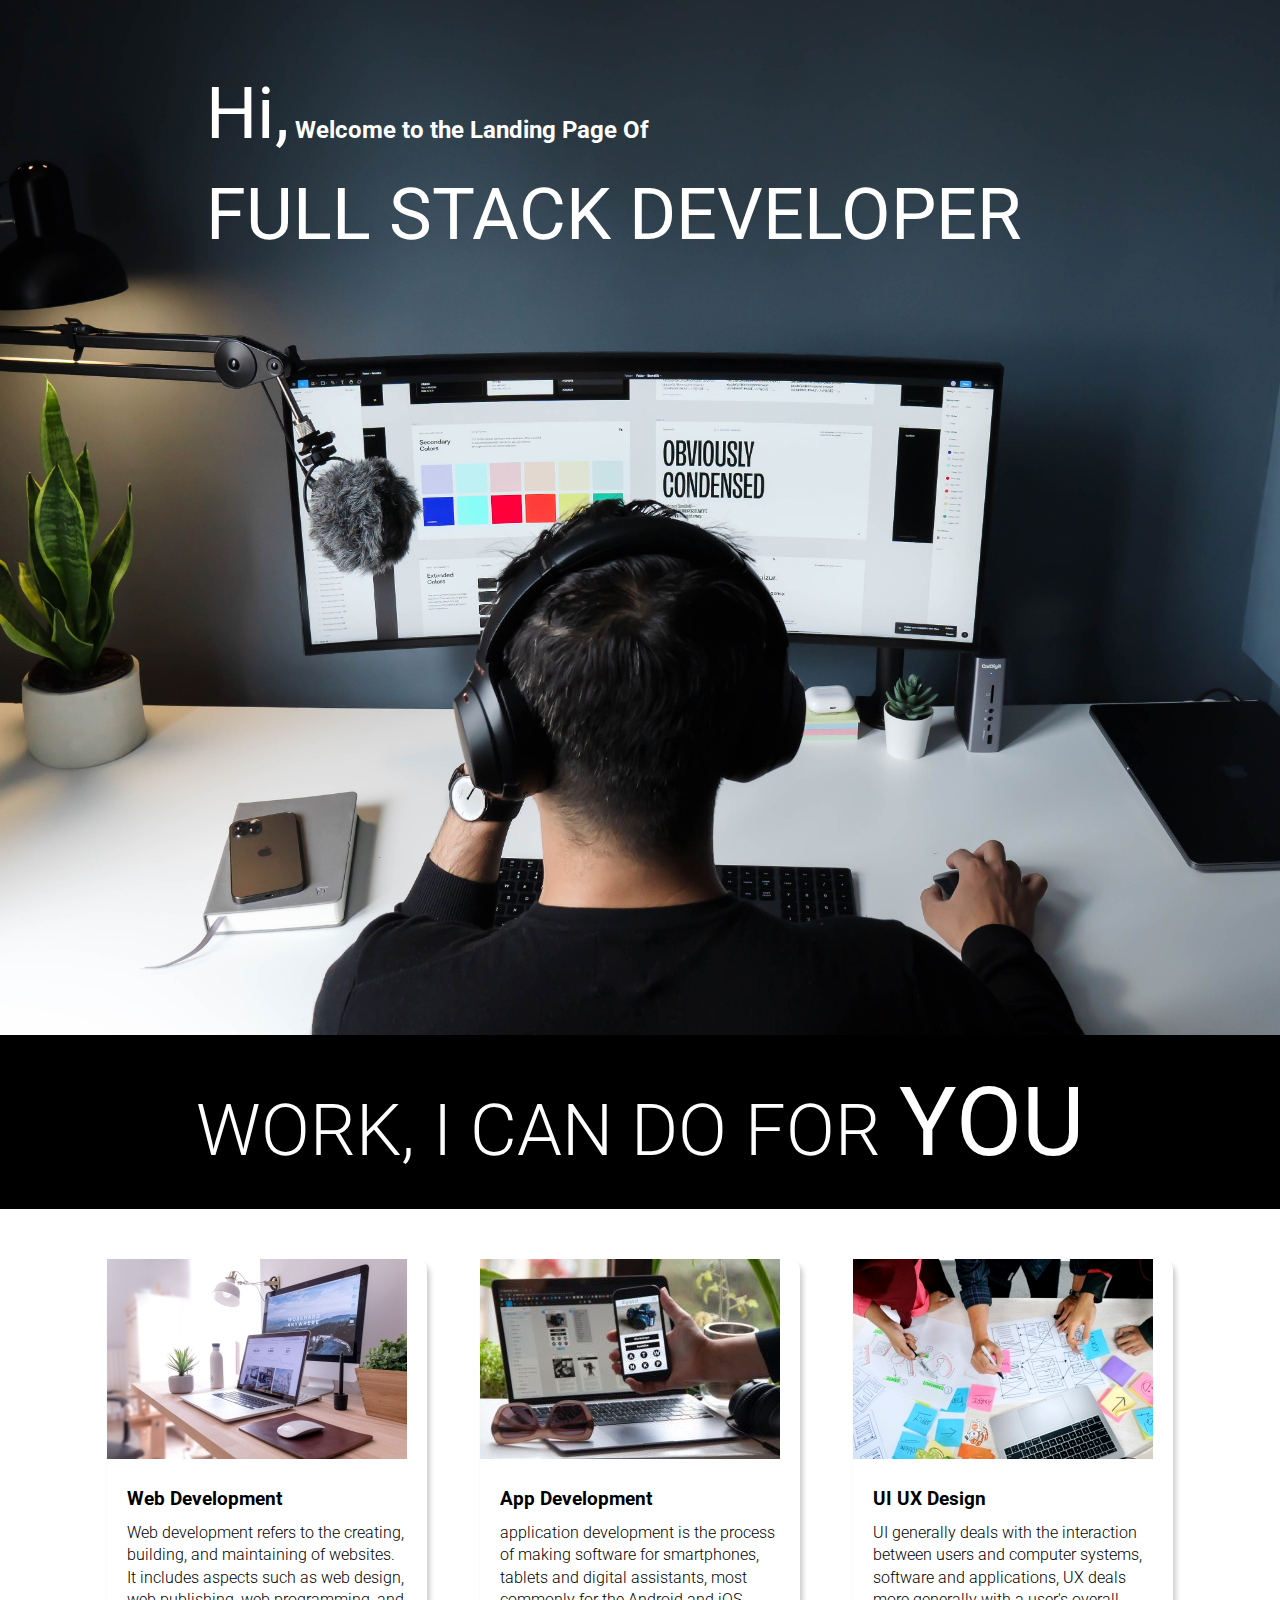
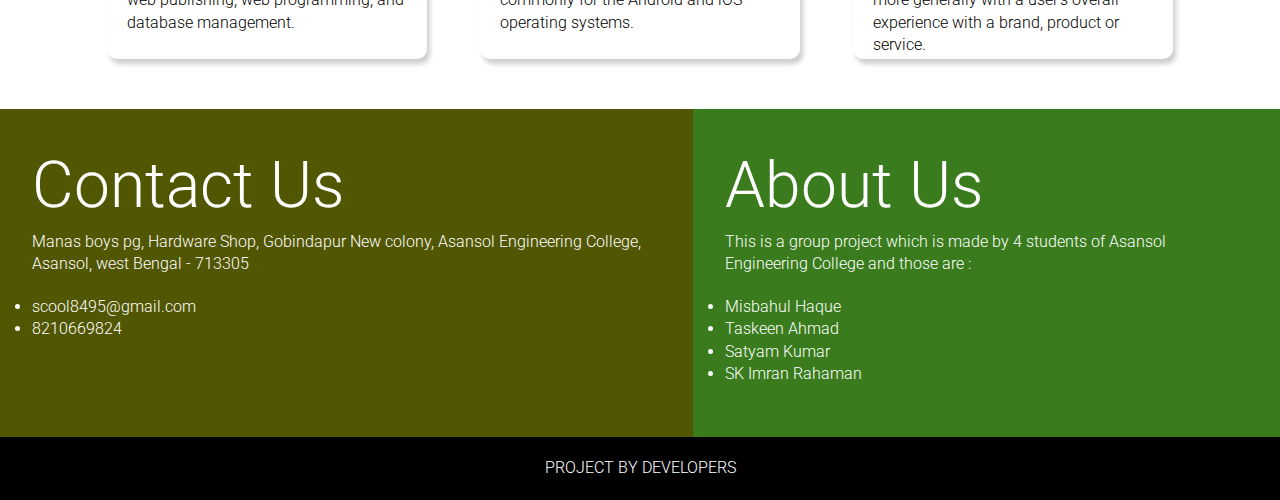
<file: index.html>
<!DOCTYPE html>
<html lang="en">
  <head>
    <meta charset="UTF-8" />
    <meta http-equiv="X-UA-Compatible" content="IE=edge" />
    <meta name="viewport" content="width=device-width, initial-scale=1.0" />
    <title>Developer | Landing Page</title>
    <link rel="stylesheet" href="Landing Page/style.css" />
  </head>
  <body>
    <section class="hero_section">
      <div class="text_container">
        <h2><span class="lg_text">Hi,</span> Welcome to the Landing Page Of</h2>
        <h1 class="lg_text">FULL STACK DEVELOPER</h1>
      </div>
    </section>
    <section class="black_box">
      <h2>WORK, I CAN DO FOR <span>YOU</span></h2>
    </section>
    <section class="work">
      <div class="grid_item">
        <div class="card">
          <div class="image_container">
            <img src="Landing Page/images/mobile.png" alt="web development" />
          </div>
          <div class="card_content">
            <h3>Web Development</h3>
            <p>
                Web development refers to the creating, building, and maintaining of websites. It includes aspects such as web design,
                web publishing, web programming, and database management.
            </p>
          </div>
        </div>
      </div>
      <div class="grid_item">
        <div class="card">
          <div class="image_container">
            <img src="Landing Page/images/web.png" alt="app development" />
          </div>
          <div class="card_content">
            <h3>App Development</h3>
            <p>
                application development is the process of making software for smartphones, tablets and digital assistants, most
                commonly for the Android and iOS operating systems.
            </p>
          </div>
        </div>
      </div>
      <div class="grid_item">
        <div class="card">
          <div class="image_container">
            <img src="Landing Page/images/uiux.png" alt="web development" />
          </div>
          <div class="card_content">
            <h3>UI UX Design</h3>
            <p>
                UI generally deals with the interaction between users and computer systems, software and applications, UX deals more
                generally with a user's overall experience with a brand, product or service.
            </p>
          </div>
        </div>
      </div>
    </section>
    <section class="bottom_section">
      <div class="contact">
        <h2>Contact Us</h2>
        <p>
          Manas boys pg, Hardware Shop, Gobindapur New colony, Asansol Engineering College, Asansol, west Bengal - 713305
        </p>
        <p>
            <li>
                scool8495@gmail.com
            </li>
            <li>
                8210669824
            </li>
        </p>
      </div>
      <div class="about">
        <h2>About Us</h2>

        <p>
          This is a group project which is made by 4 students of Asansol Engineering College and those are : 
        </p>
        <p>
          <li>
            Misbahul Haque 
          </li>
          <li>
            Taskeen Ahmad 
          </li>
          <li>
            Satyam Kumar
          </li>
          <li>
            SK Imran Rahaman
          </li>
        </p>
      </div>
    </section>
    <footer>Project By Developers</footer>
  </body>
</html>
</file>
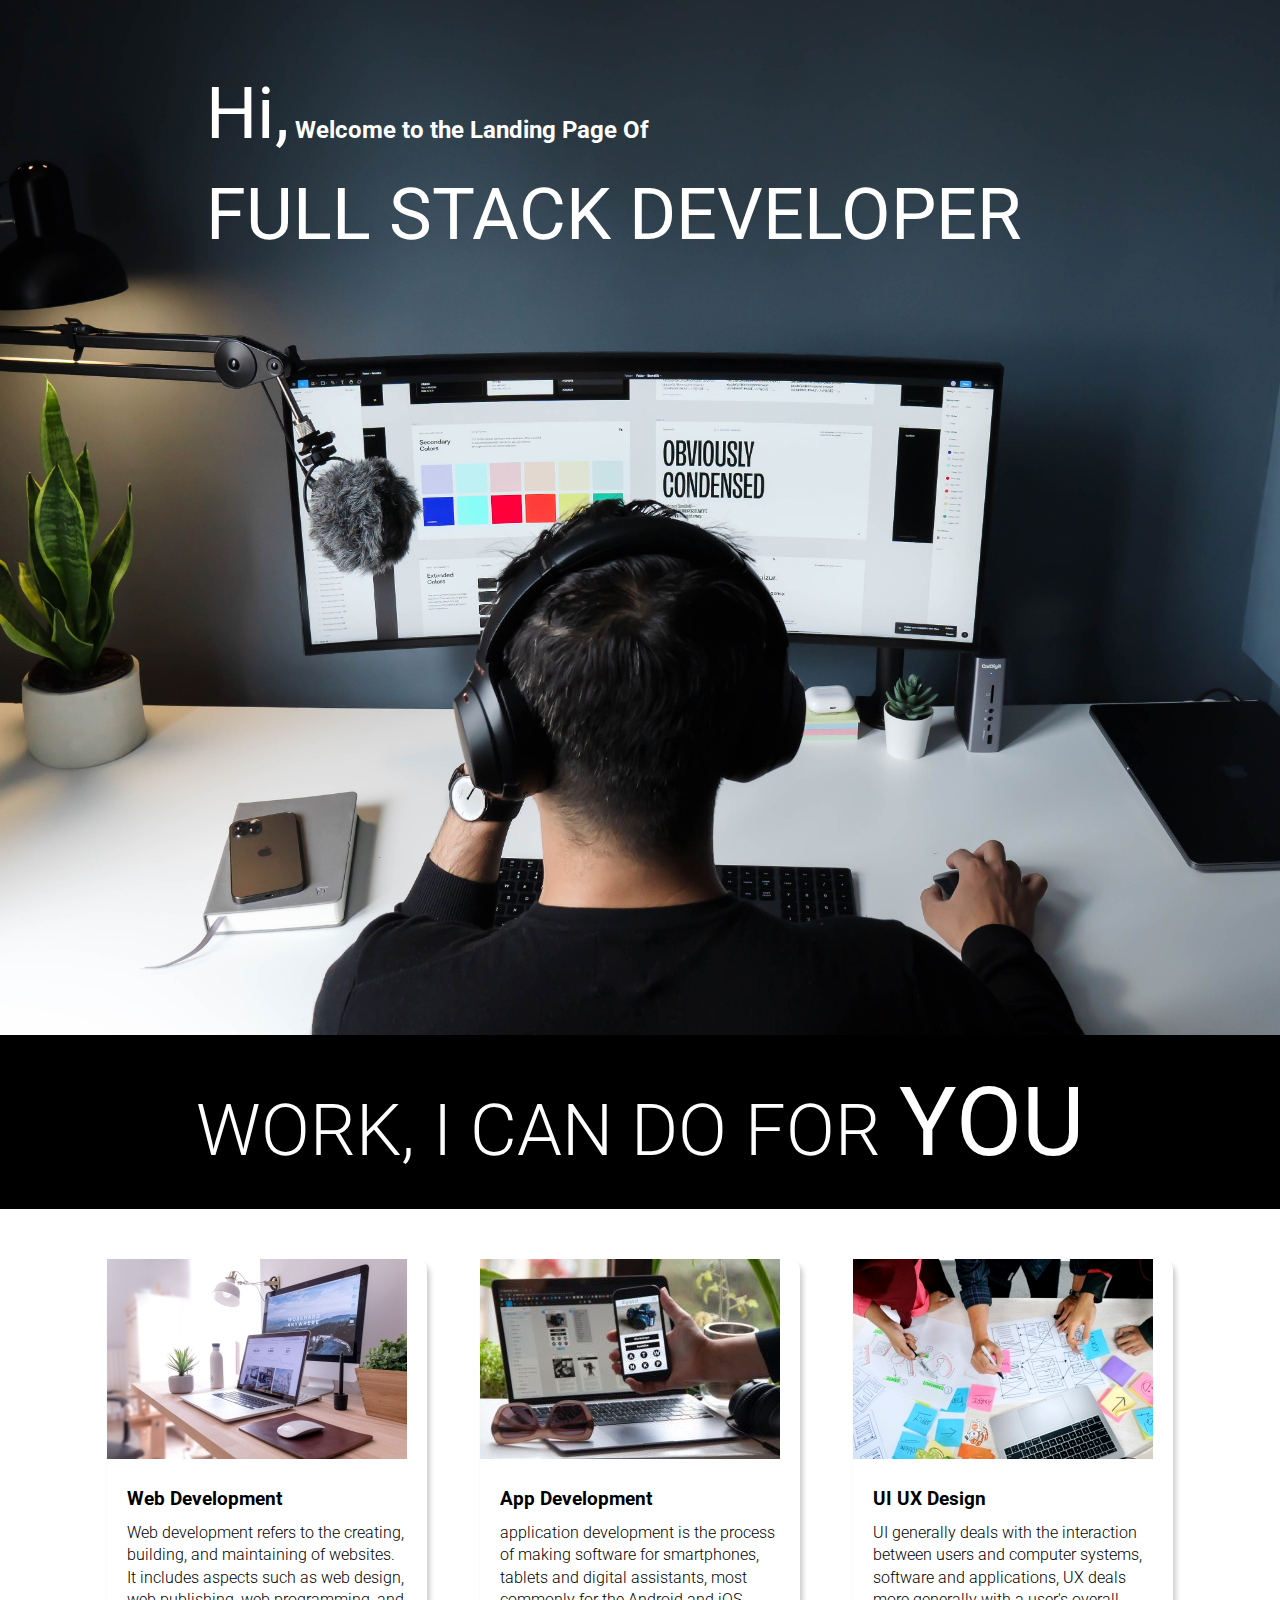
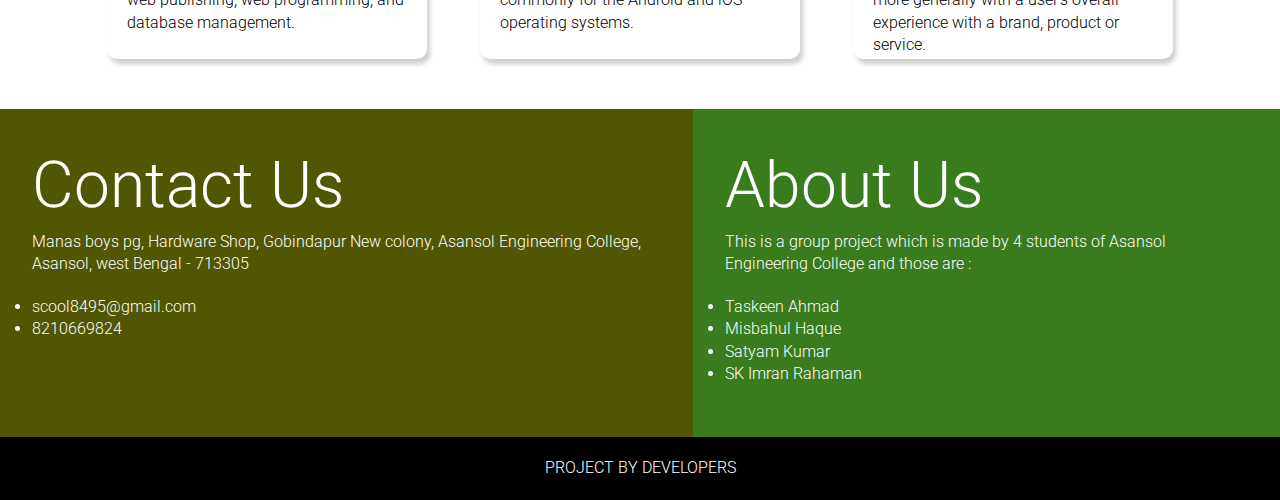
<file: Landing Page/index.html>
<!DOCTYPE html>
<html lang="en">
  <head>
    <meta charset="UTF-8" />
    <meta http-equiv="X-UA-Compatible" content="IE=edge" />
    <meta name="viewport" content="width=device-width, initial-scale=1.0" />
    <title>Developer | Landing Page</title>
    <link rel="stylesheet" href="style.css" />
  </head>
  <body>
    <section class="hero_section">
      <div class="text_container">
        <h2><span class="lg_text">Hi,</span> Welcome to the Landing Page Of</h2>
        <h1 class="lg_text">FULL STACK DEVELOPER</h1>
      </div>
    </section>
    <section class="black_box">
      <h2>WORK, I CAN DO FOR <span>YOU</span></h2>
    </section>
    <section class="work">
      <div class="grid_item">
        <div class="card">
          <div class="image_container">
            <img src="images/mobile.png" alt="web development" />
          </div>
          <div class="card_content">
            <h3>Web Development</h3>
            <p>
                Web development refers to the creating, building, and maintaining of websites. It includes aspects such as web design,
                web publishing, web programming, and database management.
            </p>
          </div>
        </div>
      </div>
      <div class="grid_item">
        <div class="card">
          <div class="image_container">
            <img src="images/web.png" alt="app development" />
          </div>
          <div class="card_content">
            <h3>App Development</h3>
            <p>
                application development is the process of making software for smartphones, tablets and digital assistants, most
                commonly for the Android and iOS operating systems.
            </p>
          </div>
        </div>
      </div>
      <div class="grid_item">
        <div class="card">
          <div class="image_container">
            <img src="images/uiux.png" alt="web development" />
          </div>
          <div class="card_content">
            <h3>UI UX Design</h3>
            <p>
                UI generally deals with the interaction between users and computer systems, software and applications, UX deals more
                generally with a user's overall experience with a brand, product or service.
            </p>
          </div>
        </div>
      </div>
    </section>
    <section class="bottom_section">
      <div class="contact">
        <h2>Contact Us</h2>
        <p>
          Manas boys pg, Hardware Shop, Gobindapur New colony, Asansol Engineering College, Asansol, west Bengal - 713305
        </p>
        <p>
            <li>
                scool8495@gmail.com
            </li>
            <li>
                8210669824
            </li>
        </p>
      </div>
      <div class="about">
        <h2>About Us</h2>

        <p>
          This is a group project which is made by 4 students of Asansol Engineering College and those are : 
        </p>
        <p>
          <li>
            Taskeen Ahmad
          </li>
          <li>
            Misbahul Haque 
          </li>
          <li>
            Satyam Kumar
          </li>
          <li>
            SK Imran Rahaman
          </li>
        </p>
      </div>
    </section>
    <footer>Project By Developers</footer>
  </body>
</html>
</file>
<file: Landing Page/style.css>
@import url("https://fonts.googleapis.com/css2?family=Roboto:ital,wght@0,100;0,300;0,400;0,500;0,700;0,900;1,100;1,300;1,400;1,500;1,700;1,900&display=swap");
* {
  margin: 0;
  padding: 0;
  box-sizing: border-box;
}

html,
body {
  line-height: 1.4;
  font-weight: 300;
  font-family: "Roboto", sans-serif;
}

.hero_section {
  background-image: url(images/developer.png);
  min-height: 115vh;
  background-position: center;
  background-size: cover;
  background-repeat: no-repeat;
}
.text_container {
  color: white;
  max-width: 900px;
  margin: 0 auto;
  padding-top: 64px;
  padding-left: 16px;
}
.lg_text {
  font-size: 72px;
  font-weight: 400;
}
.black_box {
  background-color: #000;
  padding: 20px;
}
.black_box h2 {
  font-size: 72px;
  color: white;
  text-align: center;
  font-weight: 300;
}

.black_box h2 span {
  font-weight: 400;
  font-size: 96px;
}
.work {
  display: grid;
  gap: 20px;
  grid-template-columns: repeat(auto-fit, minmax(320px, 1fr));

  max-width: 1100px;
  margin: 50px auto;
}
.grid_item {
  display: flex;
  justify-content: center;
  align-items: center;
}
.card {
  max-width: 320px;
  height: 400px;
  border-radius: 10px;
  box-shadow: 3px 5px 5px rgba(1, 1, 1, 0.2);
  transition: 0.2s ease-in-out;
}
.card:hover {
  transform: scale(1.04);
  box-shadow: 3px 5px 5px rgba(1, 1, 1, 0.3);
  transition: 0.2s ease-in-out;
}
.card_content {
  padding: 20px;
}
.card_content h3 {
  margin-bottom: 10px;
}
.bottom_section {
  display: flex;
}
.contact {
  background-color: #515603;
}
.about {
  background-color: #3a7c1d;
}

.contact,
.about {
  min-height: 300px;
  padding: 32px;
  color: white;
}
.about h2,
.contact h2 {
  font-size: 64px;
  font-weight: 300;
}
.about p,
.contact p {
  margin-bottom: 20px;
}

footer {
  text-align: center;
  text-transform: uppercase;
  background-color: #000;
  padding: 20px;
  color: white;
}
@media (max-width: 786px) {
  .hero_section {
    min-height: 50vh;
  }
  .text_container {
    padding: 10px 0;
    text-align: center;
  }
  .lg_text {
    font-size: 32px;
  }
  .black_box h2 {
    font-size: 24px;
  }
  .black_box h2 span {
    font-weight: 400;
    font-size: 32px;
  }
  .bottom_section {
    flex-direction: column;
  }
  h1 {
    font-size: 32px;
  }
  .about h2,
  .contact h2 {
    font-size: 32px;
  }
}
</file>
